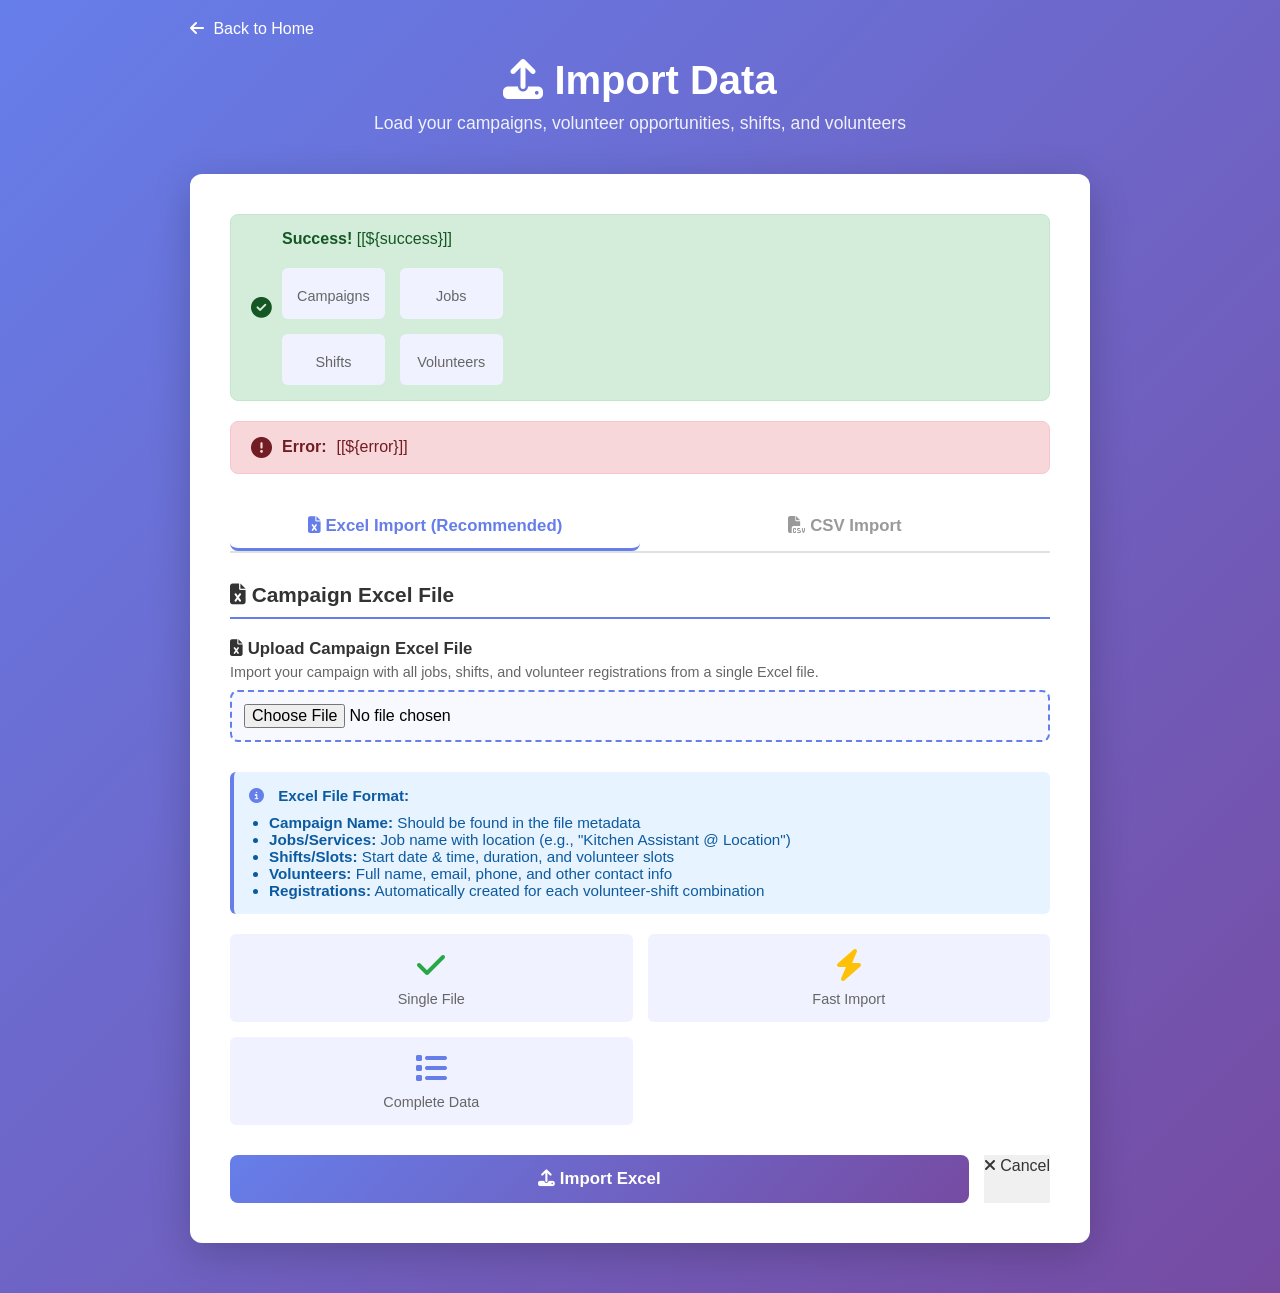
<file: src/main/resources/templates/import-data.html>
<!DOCTYPE html>
<html xmlns:th="http://www.thymeleaf.org" lang="en">
<head>
    <meta charset="UTF-8">
    <meta name="viewport" content="width=device-width, initial-scale=1.0">
    <title>Import Data - VolunteerHub</title>
    <link rel="stylesheet" href="https://cdnjs.cloudflare.com/ajax/libs/font-awesome/6.4.0/css/all.min.css">
    <style>
        * {
            margin: 0;
            padding: 0;
            box-sizing: border-box;
        }

        body {
            font-family: 'Inter', -apple-system, BlinkMacSystemFont, 'Segoe UI', sans-serif;
            background: linear-gradient(135deg, #667eea 0%, #764ba2 100%);
            min-height: 100vh;
            padding: 20px;
        }

        .container {
            max-width: 900px;
            margin: 0 auto;
        }

        .header {
            text-align: center;
            color: white;
            margin-bottom: 40px;
        }

        .header h1 {
            font-size: 2.5em;
            margin-bottom: 10px;
            font-weight: 700;
        }

        .header p {
            font-size: 1.1em;
            opacity: 0.9;
        }

        .card {
            background: white;
            border-radius: 12px;
            box-shadow: 0 10px 40px rgba(0, 0, 0, 0.2);
            padding: 40px;
            margin-bottom: 30px;
        }

        .alert {
            padding: 15px 20px;
            border-radius: 8px;
            margin-bottom: 20px;
            display: flex;
            align-items: center;
            gap: 10px;
        }

        .alert-success {
            background-color: #d4edda;
            color: #155724;
            border: 1px solid #c3e6cb;
        }

        .alert-error {
            background-color: #f8d7da;
            color: #721c24;
            border: 1px solid #f5c6cb;
        }

        .alert i {
            font-size: 1.3em;
        }

        .file-group {
            margin-bottom: 30px;
        }

        .file-group label {
            display: block;
            font-weight: 600;
            margin-bottom: 10px;
            color: #333;
            font-size: 1.05em;
        }

        .file-group p {
            font-size: 0.9em;
            color: #666;
            margin-bottom: 10px;
            margin-top: -5px;
        }

        .file-input-wrapper {
            position: relative;
            display: inline-block;
            width: 100%;
        }

        input[type="file"] {
            display: block;
            width: 100%;
            padding: 12px;
            border: 2px dashed #667eea;
            border-radius: 8px;
            font-size: 1em;
            cursor: pointer;
            background: #f8f9ff;
            transition: all 0.3s ease;
        }

        input[type="file"]:hover {
            border-color: #764ba2;
            background: #f0f2ff;
        }

        input[type="file"]:focus {
            outline: none;
            border-color: #764ba2;
        }

        .file-accepted {
            border-color: #28a745;
            background: #f0f8f5;
        }

        .template-link {
            display: inline-block;
            margin-top: 8px;
            color: #667eea;
            text-decoration: none;
            font-size: 0.9em;
            font-weight: 500;
        }

        .template-link:hover {
            text-decoration: underline;
        }

        .template-link i {
            margin-right: 5px;
        }

        .section-title {
            font-size: 1.3em;
            font-weight: 700;
            color: #333;
            margin: 30px 0 20px 0;
            padding-bottom: 10px;
            border-bottom: 2px solid #667eea;
        }

        .buttons {
            display: flex;
            gap: 15px;
            margin-top: 30px;
        }

        button {
            flex: 1;
            padding: 14px 20px;
            border: none;
            border-radius: 8px;
            font-size: 1.05em;
            font-weight: 600;
            cursor: pointer;
            transition: all 0.3s ease;
        }

        .btn-import {
            background: linear-gradient(135deg, #667eea 0%, #764ba2 100%);
            color: white;
        }

        .btn-import:hover {
            transform: translateY(-2px);
            box-shadow: 0 5px 20px rgba(102, 126, 234, 0.4);
        }

        .btn-cancel {
            background: #f0f0f0;
            color: #333;
        }

        .btn-cancel:hover {
            background: #e0e0e0;
        }

        .info-box {
            background: #e7f3ff;
            border-left: 4px solid #667eea;
            padding: 15px;
            border-radius: 6px;
            margin-top: 20px;
            font-size: 0.95em;
            color: #0c5aa0;
        }

        .info-box i {
            margin-right: 10px;
            color: #667eea;
        }

        .csv-format {
            background: #f9f9f9;
            border: 1px solid #ddd;
            border-radius: 6px;
            padding: 15px;
            margin-top: 15px;
            font-size: 0.9em;
            font-family: 'Courier New', monospace;
            overflow-x: auto;
        }

        .tabs {
            display: flex;
            gap: 0;
            margin: 30px 0 20px 0;
            border-bottom: 2px solid #e0e0e0;
        }

        .tab-button {
            padding: 12px 24px;
            background: none;
            border: none;
            cursor: pointer;
            font-size: 1.05em;
            font-weight: 600;
            color: #999;
            border-bottom: 3px solid transparent;
            transition: all 0.3s ease;
        }

        .tab-button.active {
            color: #667eea;
            border-bottom-color: #667eea;
        }

        .tab-button:hover {
            color: #667eea;
        }

        .tab-content {
            display: none;
            margin-top: 20px;
        }

        .tab-content.active {
            display: block;
        }

        .import-stats {
            display: grid;
            grid-template-columns: repeat(2, 1fr);
            gap: 15px;
            margin-top: 20px;
        }

        .stat-box {
            background: #f0f2ff;
            padding: 15px;
            border-radius: 6px;
            text-align: center;
        }

        .stat-number {
            font-size: 1.8em;
            font-weight: 700;
            color: #667eea;
        }

        .stat-label {
            color: #666;
            font-size: 0.9em;
            margin-top: 5px;
        }

        .back-link {
            display: inline-block;
            margin-bottom: 20px;
            color: white;
            text-decoration: none;
            font-weight: 500;
        }

        .back-link:hover {
            text-decoration: underline;
        }

        .back-link i {
            margin-right: 5px;
        }

        @media (max-width: 768px) {
            .header h1 {
                font-size: 1.8em;
            }

            .card {
                padding: 20px;
            }

            .buttons {
                flex-direction: column;
            }

            .import-stats {
                grid-template-columns: 1fr;
            }
        }
    </style>
</head>
<body>
    <div class="container">
        <a href="/" class="back-link"><i class="fas fa-arrow-left"></i> Back to Home</a>

        <div class="header">
            <h1><i class="fas fa-upload"></i> Import Data</h1>
            <p>Load your campaigns, volunteer opportunities, shifts, and volunteers</p>
        </div>

        <div class="card">
            <!-- Success Message -->
            <div th:if="${success}" class="alert alert-success">
                <i class="fas fa-check-circle"></i>
                <div>
                    <strong>Success!</strong> [[${success}]]
                    <div th:if="${campaignsImported > 0 or jobsImported > 0 or shiftsImported > 0 or volunteersImported > 0}" class="import-stats">
                        <div class="stat-box" th:if="${campaignsImported > 0}">
                            <div class="stat-number" th:text="${campaignsImported}"></div>
                            <div class="stat-label">Campaigns</div>
                        </div>
                        <div class="stat-box" th:if="${jobsImported > 0}">
                            <div class="stat-number" th:text="${jobsImported}"></div>
                            <div class="stat-label">Jobs</div>
                        </div>
                        <div class="stat-box" th:if="${shiftsImported > 0}">
                            <div class="stat-number" th:text="${shiftsImported}"></div>
                            <div class="stat-label">Shifts</div>
                        </div>
                        <div class="stat-box" th:if="${volunteersImported > 0}">
                            <div class="stat-number" th:text="${volunteersImported}"></div>
                            <div class="stat-label">Volunteers</div>
                        </div>
                    </div>
                </div>
            </div>

            <!-- Error Message -->
            <div th:if="${error}" class="alert alert-error">
                <i class="fas fa-exclamation-circle"></i>
                <strong>Error:</strong> [[${error}]]
            </div>

            <!-- Tab Navigation -->
            <div class="tabs">
                <button type="button" class="tab-button active" onclick="switchTab('excel')">
                    <i class="fas fa-file-excel"></i> Excel Import (Recommended)
                </button>
                <button type="button" class="tab-button" onclick="switchTab('csv')">
                    <i class="fas fa-file-csv"></i> CSV Import
                </button>
            </div>

            <!-- Excel Import Tab -->
            <div id="excel" class="tab-content active">
                <form method="post" action="/import/excel" enctype="multipart/form-data">
                    <input type="hidden" th:name="${_csrf.parameterName}" th:value="${_csrf.token}" />
                    <div class="section-title"><i class="fas fa-file-excel"></i> Campaign Excel File</div>
                    <div class="file-group">
                        <label for="excel_file">
                            <i class="fas fa-file-excel"></i> Upload Campaign Excel File
                        </label>
                        <p>Import your campaign with all jobs, shifts, and volunteer registrations from a single Excel file.</p>
                        <input type="file" id="excel_file" name="excel_file" accept=".xlsx,.xls" required onchange="this.parentElement.classList.toggle('file-accepted', this.files.length > 0)">
                    </div>

                    <div class="info-box">
                        <i class="fas fa-info-circle"></i>
                        <strong>Excel File Format:</strong>
                        <ul style="margin-left: 20px; margin-top: 10px;">
                            <li><strong>Campaign Name:</strong> Should be found in the file metadata</li>
                            <li><strong>Jobs/Services:</strong> Job name with location (e.g., "Kitchen Assistant @ Location")</li>
                            <li><strong>Shifts/Slots:</strong> Start date & time, duration, and volunteer slots</li>
                            <li><strong>Volunteers:</strong> Full name, email, phone, and other contact info</li>
                            <li><strong>Registrations:</strong> Automatically created for each volunteer-shift combination</li>
                        </ul>
                    </div>

                    <div class="import-stats" style="margin-top: 20px;">
                        <div class="stat-box">
                            <i class="fas fa-check" style="font-size: 2em; color: #28a745;"></i>
                            <div class="stat-label" style="margin-top: 10px;">Single File</div>
                        </div>
                        <div class="stat-box">
                            <i class="fas fa-bolt" style="font-size: 2em; color: #ffc107;"></i>
                            <div class="stat-label" style="margin-top: 10px;">Fast Import</div>
                        </div>
                        <div class="stat-box">
                            <i class="fas fa-list" style="font-size: 2em; color: #667eea;"></i>
                            <div class="stat-label" style="margin-top: 10px;">Complete Data</div>
                        </div>
                    </div>

                    <div class="buttons">
                        <button type="submit" class="btn-import">
                            <i class="fas fa-upload"></i> Import Excel
                        </button>
                        <a href="/" class="btn-cancel" style="text-align: center; line-height: 1.4; text-decoration: none;">
                            <i class="fas fa-times"></i> Cancel
                        </a>
                    </div>
                </form>
            </div>

            <!-- CSV Import Tab -->
            <div id="csv" class="tab-content">
                <form method="post" action="/import/csv" enctype="multipart/form-data">
                    <input type="hidden" th:name="${_csrf.parameterName}" th:value="${_csrf.token}" />
                    <div class="section-title"><i class="fas fa-calendar"></i> Campaigns</div>
                <div class="file-group">
                    <label for="campaigns_file">
                        <i class="fas fa-file-csv"></i> Upload Campaigns CSV
                    </label>
                    <p>Import your volunteer campaigns. First row should be headers.</p>
                    <input type="file" id="campaigns_file" name="campaigns_file" accept=".csv" onchange="this.parentElement.classList.toggle('file-accepted', this.files.length > 0)">
                    <a href="#" class="template-link" onclick="downloadTemplate('campaigns')">
                        <i class="fas fa-download"></i> Download Template
                    </a>
                </div>

                <div class="info-box" style="display: none;" id="campaigns-template">
                    <i class="fas fa-info-circle"></i>
                    <strong>CSV Format:</strong> campaign_name, campaign_owner, description, type, status, start_date, end_date, active, time_zone
                </div>

                <div class="section-title"><i class="fas fa-briefcase"></i> Volunteer Jobs/Services</div>
                <div class="file-group">
                    <label for="jobs_file">
                        <i class="fas fa-file-csv"></i> Upload Jobs CSV
                    </label>
                    <p>Import volunteer job opportunities. Must reference existing campaigns.</p>
                    <input type="file" id="jobs_file" name="jobs_file" accept=".csv" onchange="this.parentElement.classList.toggle('file-accepted', this.files.length > 0)">
                    <a href="#" class="template-link" onclick="downloadTemplate('jobs')">
                        <i class="fas fa-download"></i> Download Template
                    </a>
                </div>

                <div class="info-box" style="display: none;" id="jobs-template">
                    <i class="fas fa-info-circle"></i>
                    <strong>CSV Format:</strong> campaign_name, job_name, description, skills_needed, location_street, location_city, location_state, location_zip, location_info, ongoing, time_zone
                </div>

                <div class="section-title"><i class="fas fa-clock"></i> Volunteer Shifts/Slots</div>
                <div class="file-group">
                    <label for="shifts_file">
                        <i class="fas fa-file-csv"></i> Upload Shifts CSV
                    </label>
                    <p>Import shift/slot information. Must reference existing jobs and campaigns.</p>
                    <input type="file" id="shifts_file" name="shifts_file" accept=".csv" onchange="this.parentElement.classList.toggle('file-accepted', this.files.length > 0)">
                    <a href="#" class="template-link" onclick="downloadTemplate('shifts')">
                        <i class="fas fa-download"></i> Download Template
                    </a>
                </div>

                <div class="info-box" style="display: none;" id="shifts-template">
                    <i class="fas fa-info-circle"></i>
                    <strong>CSV Format:</strong> campaign_name, job_name, shift_id, start_date, start_time, duration_hours, desired_num_volunteers, current_num_volunteers, description
                </div>

                <div class="section-title"><i class="fas fa-users"></i> Registered Volunteers</div>
                <div class="file-group">
                    <label for="volunteers_file">
                        <i class="fas fa-file-csv"></i> Upload Volunteers CSV
                    </label>
                    <p>Import volunteer registrations. Duplicates (by email) will be skipped.</p>
                    <input type="file" id="volunteers_file" name="volunteers_file" accept=".csv" onchange="this.parentElement.classList.toggle('file-accepted', this.files.length > 0)">
                    <a href="#" class="template-link" onclick="downloadTemplate('volunteers')">
                        <i class="fas fa-download"></i> Download Template
                    </a>
                </div>

                <div class="info-box" style="display: none;" id="volunteers-template">
                    <i class="fas fa-info-circle"></i>
                    <strong>CSV Format:</strong> first_name, last_name, email, phone, address, city, state, zip_code, experience, skills, availability, notes
                </div>

                <div class="info-box">
                    <i class="fas fa-lightbulb"></i>
                    <strong>Tips:</strong>
                    <ul style="margin-left: 20px; margin-top: 10px;">
                        <li>You can import all files at once or selectively choose which ones to import</li>
                        <li>Import campaigns first, then jobs, then shifts, then volunteers</li>
                        <li>Make sure date formats are YYYY-MM-DD and times are HH:mm (24-hour)</li>
                        <li>CSV must be properly formatted with headers in the first row</li>
                    </ul>
                </div>

                    <div class="buttons">
                        <button type="submit" class="btn-import">
                            <i class="fas fa-upload"></i> Import CSV
                        </button>
                        <a href="/" class="btn-cancel" style="text-align: center; line-height: 1.4; text-decoration: none;">
                            <i class="fas fa-times"></i> Cancel
                        </a>
                    </div>
                </form>
            </div>
        </div>
    </div>

    <script>
        function switchTab(tabName) {
            // Hide all tabs
            document.querySelectorAll('.tab-content').forEach(tab => {
                tab.classList.remove('active');
            });
            document.querySelectorAll('.tab-button').forEach(btn => {
                btn.classList.remove('active');
            });

            // Show selected tab
            document.getElementById(tabName).classList.add('active');
            event.target.closest('.tab-button').classList.add('active');
        }

        function downloadTemplate(type) {
            event.preventDefault();

            const templates = {
                campaigns: 'campaign_name,campaign_owner,description,type,status,start_date,end_date,active,time_zone\n' +
                           'Spring Cleanup 2026,VCC Team,Spring community cleanup,Community Event,Planned,2026-03-01,2026-05-31,true,America/Los_Angeles\n' +
                           'Summer Youth Program,VCC Team,Youth mentoring program,Education,Planned,2026-06-01,2026-08-31,true,America/Los_Angeles',

                jobs: 'campaign_name,job_name,description,skills_needed,location_street,location_city,location_state,location_zip,location_info,ongoing,time_zone\n' +
                      'Spring Cleanup 2026,Park Cleanup,Clean local parks,Physical fitness,123 Park Ave,Springfield,CA,90210,Central Park,false,America/Los_Angeles\n' +
                      'Summer Youth Program,Youth Tutoring,Provide academic help,Teaching skills,100 Library St,Springfield,CA,90210,Public Library,false,America/Los_Angeles',

                shifts: 'campaign_name,job_name,shift_id,start_date,start_time,duration_hours,desired_num_volunteers,current_num_volunteers,description\n' +
                        'Spring Cleanup 2026,Park Cleanup,SHIFT-001,2026-03-15,09:00,4.0,20,0,Park Cleanup Morning Shift\n' +
                        'Summer Youth Program,Youth Tutoring,SHIFT-002,2026-06-15,10:00,2.0,8,0,Youth Tutoring Session',

                volunteers: 'first_name,last_name,email,phone,address,city,state,zip_code,experience,skills,availability,notes\n' +
                           'John,Doe,john@example.com,555-0001,123 Main St,Springfield,CA,90210,5 years,Teaching,Weekends,Experienced mentor\n' +
                           'Jane,Smith,jane@example.com,555-0002,456 Oak Ave,Springfield,CA,90210,3 years,Environmental,Weekdays,Environmental specialist'
            };

            const csv = templates[type];
            const blob = new Blob([csv], { type: 'text/csv' });
            const url = window.URL.createObjectURL(blob);
            const a = document.createElement('a');
            a.href = url;
            a.download = `${type}_template.csv`;
            document.body.appendChild(a);
            a.click();
            window.URL.revokeObjectURL(url);
            document.body.removeChild(a);
        }
    </script>
</body>
</html>
</file>
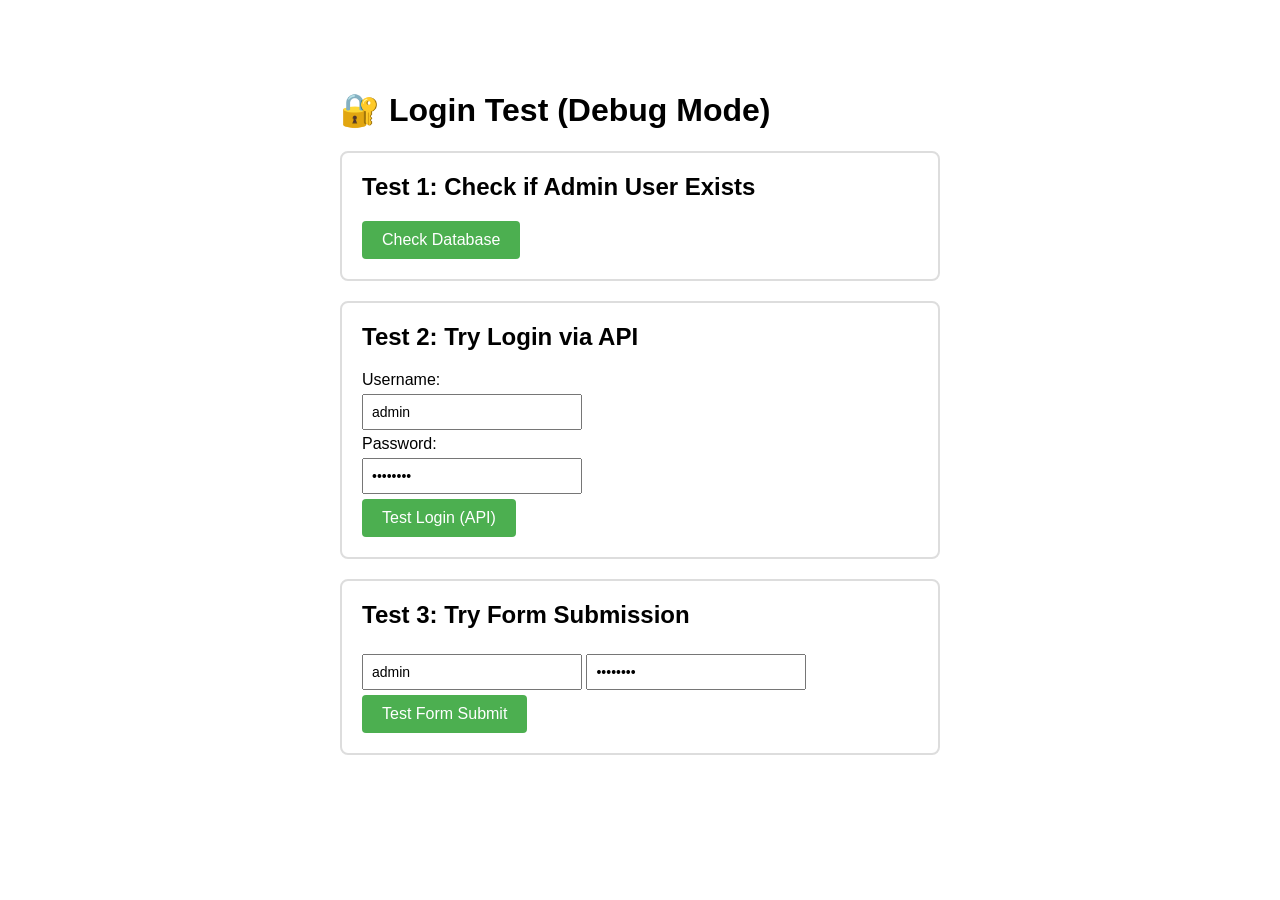
<file: src/main/resources/templates/login-test.html>
<!DOCTYPE html>
<html lang="en">
<head>
    <meta charset="UTF-8">
    <meta name="viewport" content="width=device-width, initial-scale=1.0">
    <title>Login Test - Debug</title>
    <style>
        body {
            font-family: Arial, sans-serif;
            max-width: 600px;
            margin: 50px auto;
            padding: 20px;
        }
        .test-box {
            border: 2px solid #ddd;
            padding: 20px;
            margin: 20px 0;
            border-radius: 8px;
        }
        .test-box h2 {
            margin-top: 0;
        }
        input {
            padding: 8px;
            width: 200px;
            margin: 5px 0;
            font-size: 14px;
        }
        button {
            padding: 10px 20px;
            background: #4CAF50;
            color: white;
            border: none;
            border-radius: 4px;
            cursor: pointer;
            font-size: 16px;
        }
        button:hover {
            background: #45a049;
        }
        #response {
            background: #f5f5f5;
            padding: 15px;
            border-radius: 4px;
            margin-top: 10px;
            white-space: pre-wrap;
            font-family: monospace;
            font-size: 12px;
        }
        .error {
            color: #d32f2f;
        }
        .success {
            color: #388e3c;
        }
    </style>
</head>
<body>
    <h1>🔐 Login Test (Debug Mode)</h1>

    <div class="test-box">
        <h2>Test 1: Check if Admin User Exists</h2>
        <button onclick="checkAdminUser()">Check Database</button>
        <div id="response1"></div>
    </div>

    <div class="test-box">
        <h2>Test 2: Try Login via API</h2>
        <label>Username:</label><br>
        <input type="text" id="username" value="admin" placeholder="Username"><br>

        <label>Password:</label><br>
        <input type="password" id="password" value="admin123" placeholder="Password"><br>

        <button onclick="testLogin()">Test Login (API)</button>
        <div id="response2"></div>
    </div>

    <div class="test-box">
        <h2>Test 3: Try Form Submission</h2>
        <form id="testForm" action="/login" method="POST">
            <input type="text" name="username" value="admin" placeholder="Username">
            <input type="password" name="password" value="admin123" placeholder="Password">
            <button type="submit">Test Form Submit</button>
        </form>
        <div id="response3"></div>
    </div>

    <script>
        function checkAdminUser() {
            console.log('Checking admin user...');
            const responseDiv = document.getElementById('response1');

            fetch('/api/debug/check-admin')
                .then(res => res.text())
                .then(data => {
                    console.log('Response:', data);
                    responseDiv.textContent = data;
                    if (data.includes('EXISTS')) {
                        responseDiv.className = 'success';
                    } else {
                        responseDiv.className = 'error';
                    }
                })
                .catch(err => {
                    console.error('Error:', err);
                    responseDiv.textContent = 'ERROR: ' + err.message;
                    responseDiv.className = 'error';
                });
        }

        function testLogin() {
            console.log('Testing login...');
            const username = document.getElementById('username').value;
            const password = document.getElementById('password').value;
            const responseDiv = document.getElementById('response2');

            responseDiv.textContent = 'Sending login request...';

            const formData = new FormData();
            formData.append('username', username);
            formData.append('password', password);

            fetch('/login', {
                method: 'POST',
                body: formData
            })
            .then(res => {
                console.log('Response status:', res.status);
                console.log('Response URL:', res.url);
                return res.text().then(text => ({status: res.status, text: text}));
            })
            .then(({status, text}) => {
                console.log('Response text length:', text.length);

                if (status === 200) {
                    if (text.includes('admin')) {
                        responseDiv.textContent = '✅ LOGIN SUCCESSFUL!\nRedirected to admin dashboard';
                        responseDiv.className = 'success';
                    } else {
                        responseDiv.textContent = '❌ LOGIN FAILED\nReturned to login page\n\nResponse contains:\n' + text.substring(0, 500);
                        responseDiv.className = 'error';
                    }
                } else {
                    responseDiv.textContent = '❌ LOGIN FAILED (Status: ' + status + ')\n\n' + text.substring(0, 500);
                    responseDiv.className = 'error';
                }
            })
            .catch(err => {
                console.error('Error:', err);
                responseDiv.textContent = 'ERROR: ' + err.message;
                responseDiv.className = 'error';
            });
        }

        document.getElementById('testForm').addEventListener('submit', function(e) {
            console.log('Form submitted');
            const responseDiv = document.getElementById('response3');
            responseDiv.textContent = 'Form submitted... waiting for redirect or response...';
        });

        console.log('Login test page loaded');
    </script>
</body>
</html>
</file>
